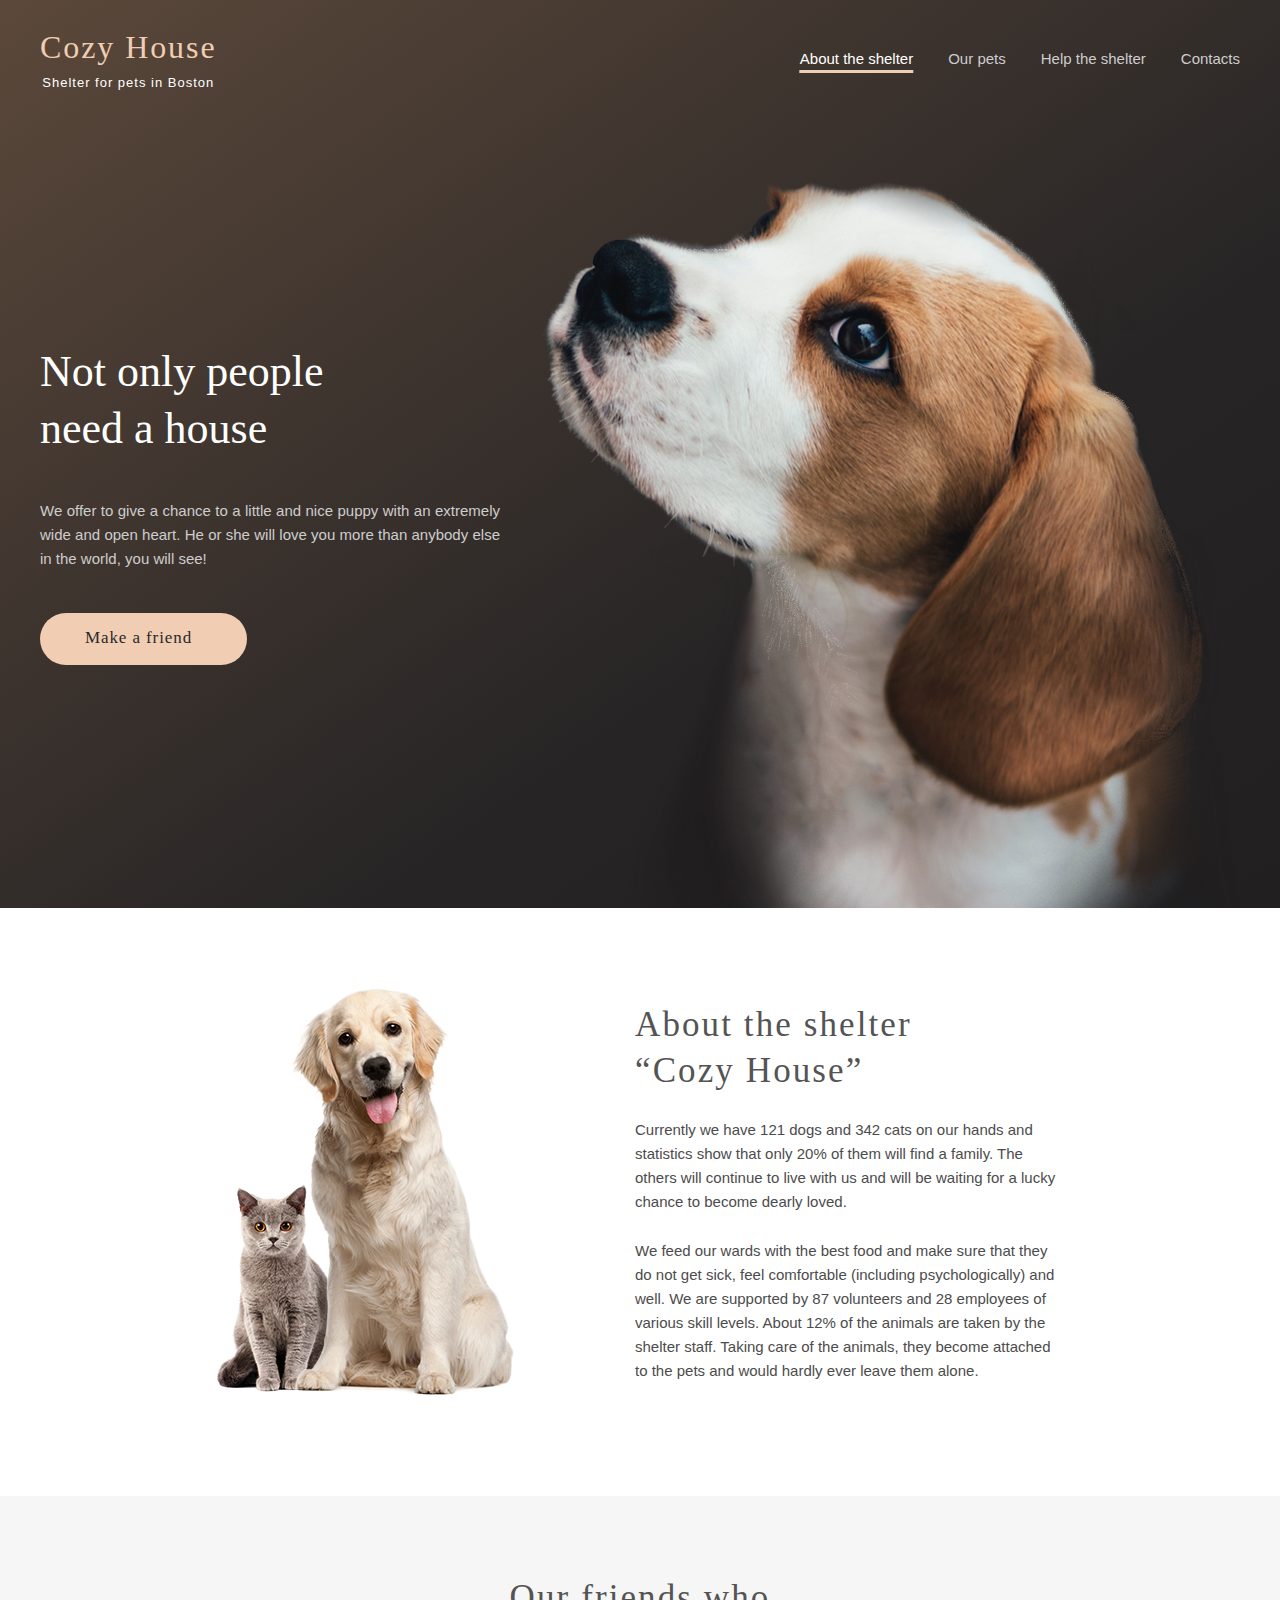
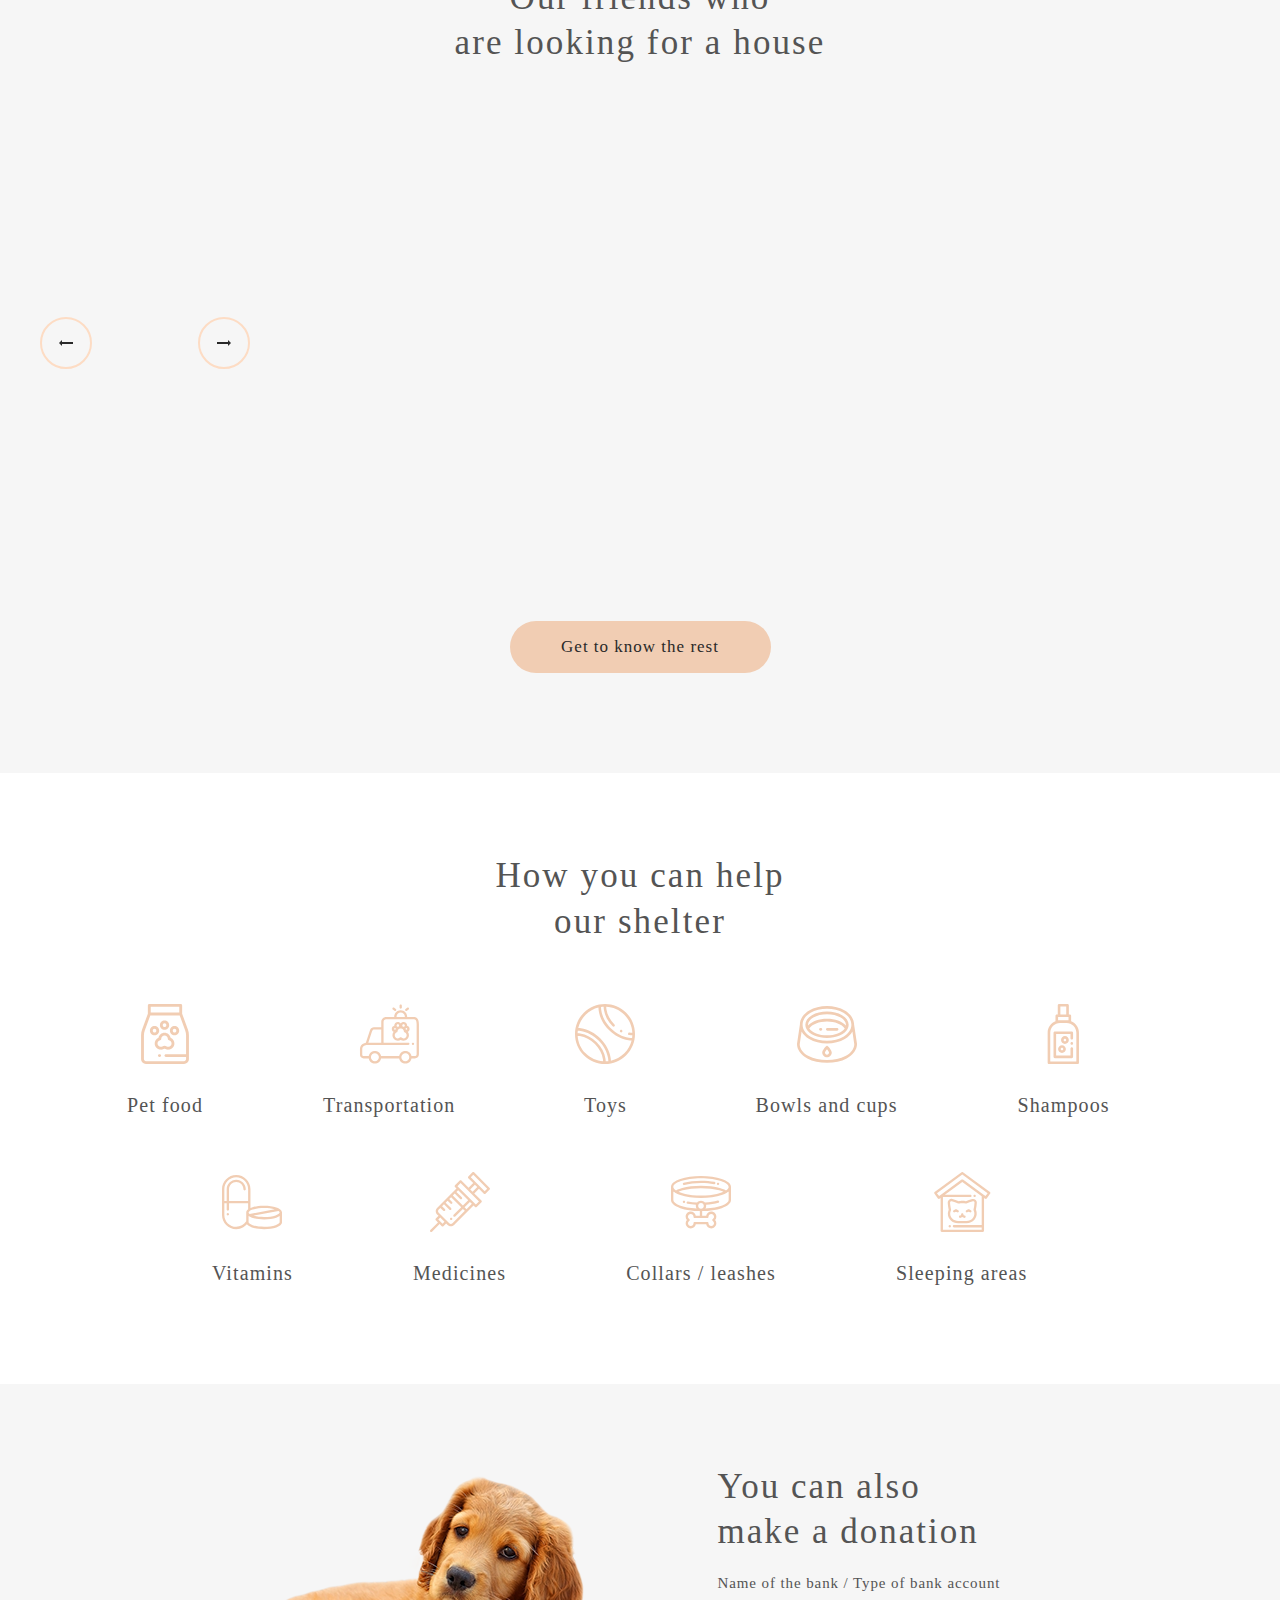
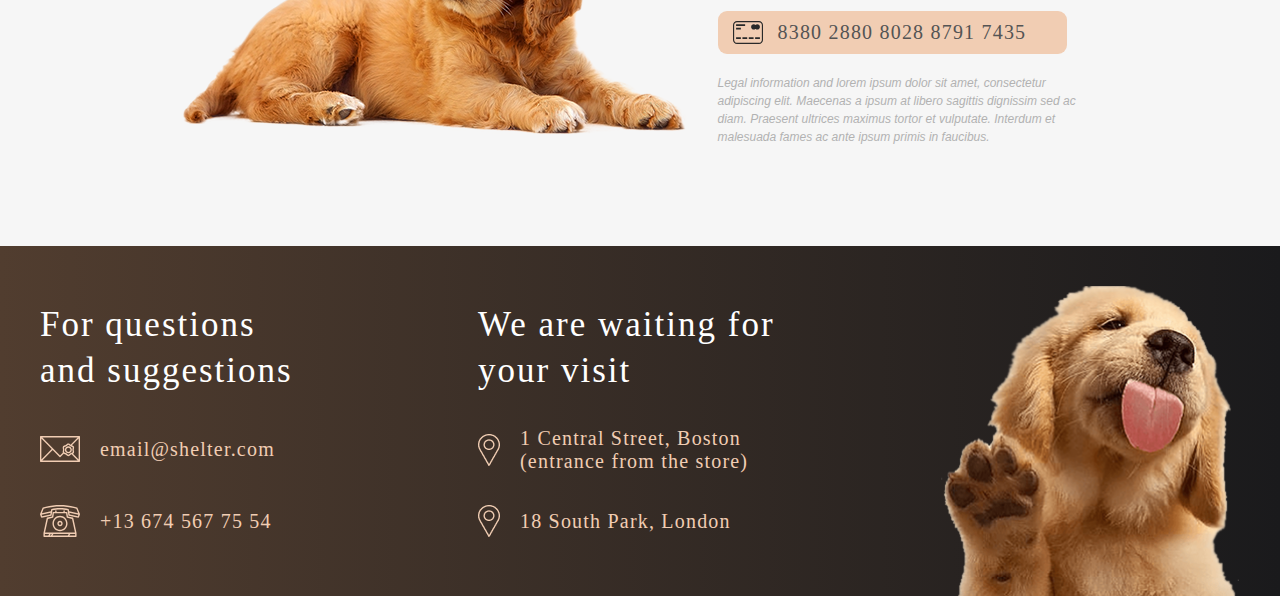
<file: index.html>
<!DOCTYPE html>
<html lang="en">
  <head>
    <meta charset="UTF-8" >
    <meta name="viewport" content="width=device-width, initial-scale=1.0" >
    <link rel="stylesheet" href="style.css" >
    <link rel="shortcut icon" href="./images/favicon.png" type="image/x-icon" >
    <title>Shelter</title>
  </head>

  <body>
    <div class="header-container">
      <header class="header">
        <div class="logo">
          <a href="#">
            <p class="logo-title">Cozy House</p>
          </a>
          <p class="logo-subtitle">Shelter for pets in Boston</p>
        </div>
        <nav class="nav">
          <ul class="nav-list">
            <li>
              <a href="#">
                <div class="nav-item active">About the shelter</div>
              </a>
            </li>
            <li>
              <a href="pets.html">
                <div class="nav-item">Our pets</div>
              </a>
            </li>
            <li>
              <a href="#help">
                <div class="nav-item">Help the shelter</div>
              </a>
            </li>
            <li>
              <a href="#footer">
                <div class="nav-item">Contacts</div>
              </a>
            </li>
          </ul>
        </nav>
        <div class="burger-menu">
          <div class="burger-line"></div>
          <div class="burger-line"></div>
          <div class="burger-line"></div>
        </div>

      </header>
      <div class="burger-menu-navigation">
        <nav class="nav nav-burger-menu">
          <ul class="nav-list nav-burger-menu-list">
            <li>
              <a href="#">
                <div class="nav-item active nav-burger-menu-item">About the shelter</div>
              </a>
            </li>
            <li>
              <a href="pets.html">
                <div class="nav-item nav-burger-menu-item">Our pets</div>
              </a>
            </li>
            <li>
              <a href="#help">
                <div class="nav-item nav-burger-menu-item">Help the shelter</div>
              </a>
            </li>
            <li>
              <a href="#footer">
                <div class="nav-item nav-burger-menu-item">Contacts</div>
              </a>
            </li>
          </ul>
        </nav>
      </div>
    </div>
    

    <main class="main">
      <div class="not-only-bg"></div>
      <div class="not-only-container">
        <div class="not-only">
          <section class="not-only-left-part">
            <h1 class="not-only-title">
              Not only people <br >
              need a house
            </h1>
            <p class="not-only-text">
              We offer to give a chance to a little and nice puppy with an
              extremely wide and open heart. He or she will love you more than
              anybody else in the world, you will see!
            </p>
            <div class="not-only-button">
              <a href="#our-friends">Make a friend</a>
            </div>
          </section>
          <div class="noy-only-image-wrapper">
            <img
              src="./images/start-screen-puppy.png"
              alt="Puppy"
              width="698"
              height="728"
            >
          </div>
        </div>
      </div>
      <div class="about-container">
        <div class="about">
          <img
            src="./images/about-pets.png"
            alt="Pets photo"
            width="300"
            height="408"
          >
          <section class="about-text">
            <h3 class="about-title">About the shelter “Cozy House”</h3>
            <p class="about-paragraph">
              Currently we have 121 dogs and 342 cats on our hands and
              statistics show that only 20% of them will find a family. The
              others will continue to live with us and will be waiting for a
              lucky chance to become dearly loved.
            </p>
            <p class="about-paragraph">
              We feed our wards with the best food and make sure that they do
              not get sick, feel comfortable (including psychologically) and
              well. We are supported by 87 volunteers and 28 employees of
              various skill levels. About 12% of the animals are taken by the
              shelter staff. Taking care of the animals, they become attached to
              the pets and would hardly ever leave them alone.
            </p>
          </section>
        </div>
      </div>
      <div class="our-friends-container-bg">
        <section class="our-friends" id="our-friends">
          <h3 class="our-friends-title">
            Our friends who <br >
            are looking for a house
          </h3>
          <div class="our-friends-container">
            <div class="slider">
              <div class="slider-line">
              </div>
              <div class="slider-btn-left-wrapper">
                <button class="slider-button left-button">
                  <img
                    src="./images/arrow.png"
                    alt="Left arrow"
                    width="14"
                    height="6"
                  >
                </button>
              </div>
              <div class="slider-btn-right-wrapper">
                <button class="slider-button right-button">
                  <img
                    src="./images/arrow.png"
                    alt="Left arrow"
                    width="14"
                    height="6"
                  >
                </button>
              </div>
            </div>
          </div>

             <div class="our-friends-btn-wrapper">
            <div class="our-friends-main-btn">
              <a href="pets.html">Get to know the rest</a>
            </div>
          </div>
        </section>
      </div>
      <div class="help-container">
        <section class="help" id="help">
          <h3 class="help-title">
            How you can help <br >
            our shelter
          </h3>
          <ul class="help-list">
            <li class="help-list-item">
              <img
                src="./images/icons/icon-pet-food.svg"
                alt="Pet food"
                width="60"
                height="60"
              >
              <p class="help-list-item-text">Pet food</p>
            </li>
            <li class="help-list-item">
              <img
                src="./images/icons/icon-transportation.svg"
                alt="Pet transportation"
                width="60"
                height="60"
              >
              <p class="help-list-item-text">Transportation</p>
            </li>
            <li class="help-list-item">
              <img
                src="./images/icons/icon-toys.svg"
                alt="Pet toys"
                width="60"
                height="60"
              >
              <p class="help-list-item-text">Toys</p>
            </li>
            <li class="help-list-item">
              <img
                src="./images/icons/icon-bowls-and-cups.svg"
                alt="Pet bowls and cups"
                width="60"
                height="60"
              >
              <p class="help-list-item-text">Bowls and cups</p>
            </li>
            <li class="help-list-item">
              <img
                src="./images/icons/icon-shampoos.svg"
                alt="Pet shampoos"
                width="60"
                height="60"
              >
              <p class="help-list-item-text">Shampoos</p>
            </li>
            <li class="help-list-item">
              <img
                src="./images/icons/icon-vitamins.svg"
                alt="Pet vitamins"
                width="60"
                height="60"
              >
              <p class="help-list-item-text">Vitamins</p>
            </li>
            <li class="help-list-item">
              <img
                src="./images/icons/icon-medicines.svg"
                alt="Pet medicines"
                width="60"
                height="60"
              >
              <p class="help-list-item-text">Medicines</p>
            </li>
            <li class="help-list-item">
              <img
                src="./images/icons/icon-collars-leashes.svg"
                alt="Pet collars/leashes"
                width="60"
                height="60"
              >
              <p class="help-list-item-text">Collars / leashes</p>
            </li>
            <li class="help-list-item">
              <img
                src="./images/icons/icon-sleeping-area.svg"
                alt="Pet Sleeping areas"
                width="60"
                height="60"
              >
              <p class="help-list-item-text">Sleeping areas</p>
            </li>
          </ul>
        </section>
      </div>
      <div class="in-addition-container">
        <div class="in-addition">
          <div class="in-addition-wrapper">
            <img
              src="./images/donation-dog.png"
              alt="Dog"
              width="505"
              height="261"
            >
            <section class="in-addition-info">
              <h3 class="in-addition-title">
                You can also <br >
                make a donation
              </h3>
              <p class="in-addition-bank-text">
                Name of the bank / Type of bank account
              </p>
              <div class="in-addition-bank-card">
                <img
                  src="./images/icons/credit-card.svg"
                  alt="Credit card icon"
                  width="30"
                  height="23"
                >
                <a href="#" class="in-addition-bank-card-link">
                  <p class="in-addition-bank-card-number">
                    8380 2880 8028 8791 7435
                  </p>
                </a>
              </div>
              <p class="in-addition-bank-description">
                Legal information and lorem ipsum dolor sit amet, consectetur
                adipiscing elit. Maecenas a ipsum at libero sagittis dignissim
                sed ac diam. Praesent ultrices maximus tortor et vulputate.
                Interdum et malesuada fames ac ante ipsum primis in faucibus.
              </p>
            </section>
          </div>
        </div>
      </div>
    </main>
    

    <div class="overlay">
      <div class="popup" id="animalPopup">
        <div class="popup-content">
          <div class="popup-image-wrapper">
            <img src="./images/pets-jennifer.png" alt="" />
          </div>
          <div class="popup-full-info">
            <h2 class="popup-title">Jennifer</h2>
            <h3 class="popup-subtitle">Animal subtitle</h3>
            <p class="popup-description">
              Jennifer is a sweet 2 months old Labrador that is patiently
              waiting to find a new forever home. This girl really enjoys being
              able to go outside to run and play, but won't hesitate to play up
              a storm in the house if she has all of her favorite toys.
            </p>
            <ul class="popup-list">
              <li>
                <div class="popup-list-item">
                  <div class="popup-list-bold">Age:</div>
                  <div class="popup-list-text popup-list-age" >2 months</div>
                </div>
              </li>
              <li>
                <div class="popup-list-item">
                  <div class="popup-list-bold">Inoculations:</div>
                  <div class="popup-list-text popup-list-inoculations">2 months</div>
                </div>
              </li>
              <li>
                <div class="popup-list-item">
                  <div class="popup-list-bold">Diseases:</div>
                  <div class="popup-list-text popup-list-diseases">2 months</div>
                </div>
              </li>
              <li>
                <div class="popup-list-item">
                  <div class="popup-list-bold">Parasites:</div>
                  <div class="popup-list-text popup-list-parasites">2 months</div>
                </div>
              </li>
            </ul>
          </div>
          <button class="popup-close">
            <svg
              width="12"
              height="12"
              viewBox="0 0 12 12"
              fill="none"
              xmlns="http://www.w3.org/2000/svg"
            >
              <path
                fill-rule="evenodd"
                clip-rule="evenodd"
                d="M7.42618 6.00003L11.7046 1.72158C12.0985 1.32775 12.0985 0.689213 11.7046 0.295433C11.3108 -0.0984027 10.6723 -0.0984027 10.2785 0.295433L5.99998 4.57394L1.72148 0.295377C1.32765 -0.098459 0.68917 -0.098459 0.295334 0.295377C-0.0984448 0.689213 -0.0984448 1.32775 0.295334 1.72153L4.57383 5.99997L0.295334 10.2785C-0.0984448 10.6723 -0.0984448 11.3108 0.295334 11.7046C0.68917 12.0985 1.32765 12.0985 1.72148 11.7046L5.99998 7.42612L10.2785 11.7046C10.6723 12.0985 11.3108 12.0985 11.7046 11.7046C12.0985 11.3108 12.0985 10.6723 11.7046 10.2785L7.42618 6.00003Z"
                fill="#292929"
              />
            </svg>
          </button>
        </div>
      </div>
    </div>

    <div class="footer-container">
      <footer class="footer" id="footer">
        <section class="footer-contacts">
          <h3 class="footer-title">For questions and suggestions</h3>
          <div class="footer-email">
            <img
              src="./images/icons/icon-email.svg"
              alt="Email"
              width="40"
              height="32"
            >
            <p class="footer-contacts-text">
              <a href="mailto:your@email.com">email@shelter.com</a>
            </p>
          </div>
          <div class="footer-phone">
            <img src="./images/icons/icon-phone.svg" alt="Phone" >
            <p class="footer-contacts-text">
              <a href="tel:+136745677554">+13 674 567 75 54</a>
            </p>
          </div>
        </section>
        <section class="footer-contacts-address">
          <h3 class="footer-title second-title">
            We are waiting for your visit
          </h3>
          <div class="footer-address first-address">
            <img src="./images/icons/icon-marker.png" alt="Icon marker" >
            <p class="footer-contacts-text">
              <a
                href="https://maps.app.goo.gl/RkDtNtrFevy4p5Li9"
                target="_blank"
                >1 Central Street, Boston (entrance from the store)</a
              >
            </p>
          </div>
          <div class="footer-address">
            <img src="./images/icons/icon-marker.png" alt="Icon marker" >
            <p class="footer-contacts-text">
              <a
                href="https://maps.app.goo.gl/dK92VuAnMkrTUbNd8"
                target="_blank"
                >18 South Park, London</a
              >
            </p>
          </div>
        </section>
        <div class="footer-image-wrapper">
          <img
            src="./images/footer-puppy.png"
            alt="Puppy"
            width="300"
            height="310"
            class="footer-image"
          >
        </div>
      </footer>
    </div>
    <script src="./index.js" type="module"></script>
  </body>
</html>
</file>
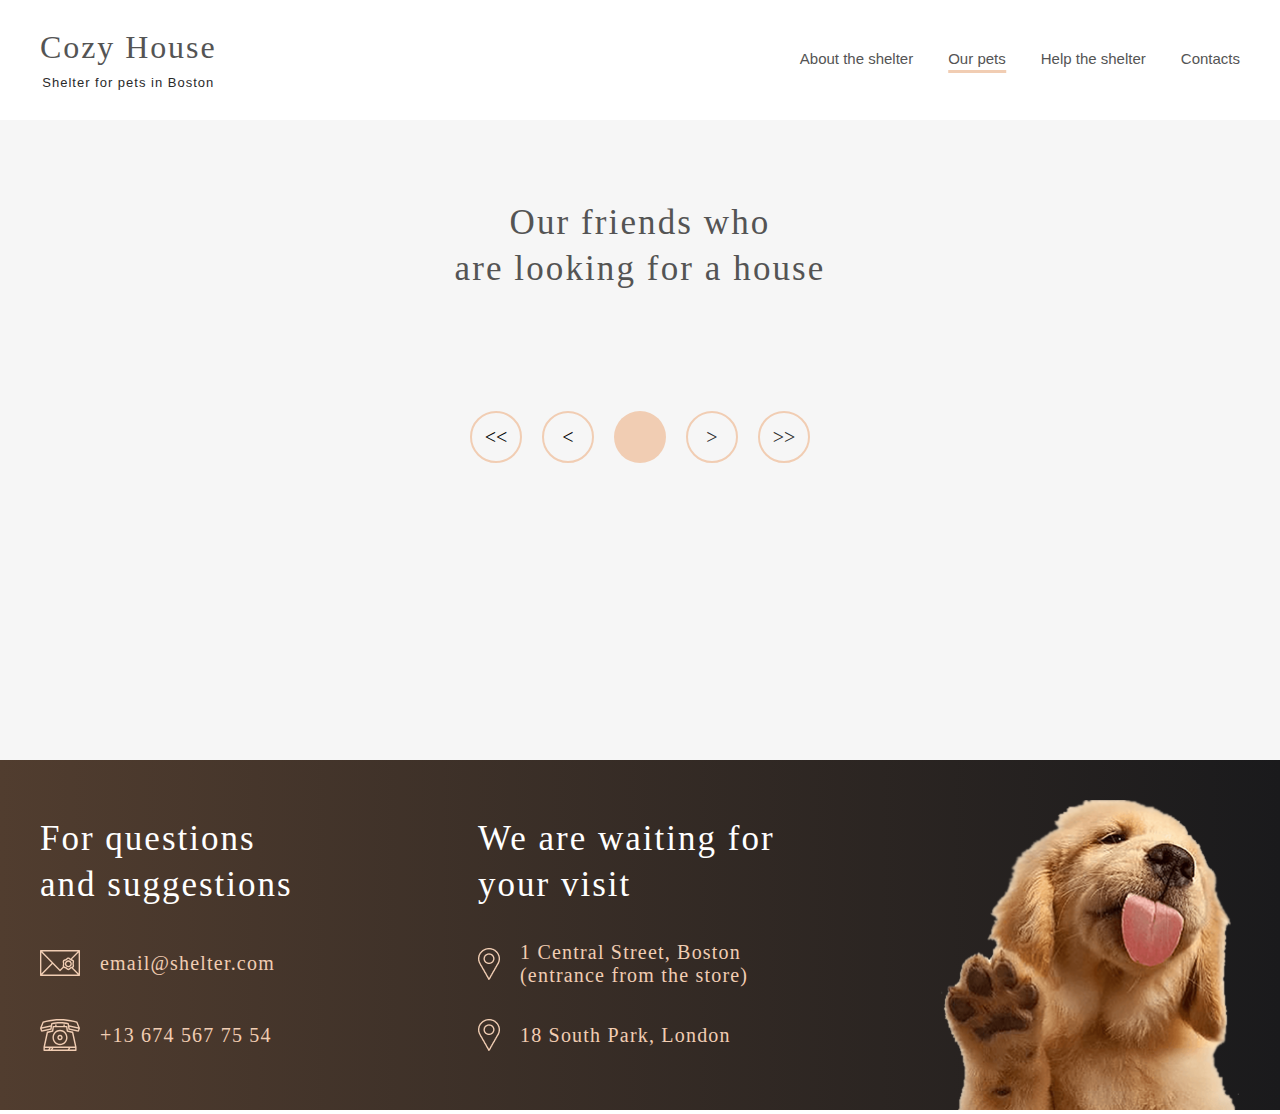
<file: pets.html>
<!DOCTYPE html>
<html lang="en">
  <head>
    <meta charset="UTF-8" />
    <meta name="viewport" content="width=device-width, initial-scale=1.0" />
    <link rel="stylesheet" href="style.css" />
    <link rel="shortcut icon" href="./images/favicon.png" type="image/x-icon" />
    <title>Shelter</title>
  </head>

  <body>
    <div class="header-container">
      <header class="header header-pets">
        <div class="logo">
          <a href="index.html">
            <p class="logo-title pets-logo-title">Cozy House</p>
          </a>
          <p class="logo-subtitle pets-logo-subtitle">
            Shelter for pets in Boston
          </p>
        </div>
        <nav class="nav">
          <ul class="nav-list">
            <li>
              <a href="index.html">
                <div class="nav-item pets-nav-item">About the shelter</div>
              </a>
            </li>
            <li>
              <a href="pets.html">
                <div class="nav-item pets-nav-item active pets-active">
                  Our pets
                </div>
              </a>
            </li>
            <li>
              <a href="./index.html#help">
                <div class="nav-item pets-nav-item">Help the shelter</div>
              </a>
            </li>
            <li>
              <a href="#footer">
                <div class="nav-item pets-nav-item">Contacts</div>
              </a>
            </li>
          </ul>
        </nav>
        <div class="burger-menu burger-menu-pets">
          <div class="burger-line burger-line-pets"></div>
          <div class="burger-line burger-line-pets"></div>
          <div class="burger-line burger-line-pets"></div>
        </div>
      </header>
      <div class="burger-menu-navigation">
        <nav class="nav nav-burger-menu">
          <ul class="nav-list nav-burger-menu-list">
            <li>
              <a href="#">
                <div class="nav-item active nav-burger-menu-item">
                  About the shelter
                </div>
              </a>
            </li>
            <li>
              <a href="pets.html">
                <div class="nav-item nav-burger-menu-item">Our pets</div>
              </a>
            </li>
            <li>
              <a href="#help">
                <div class="nav-item nav-burger-menu-item">
                  Help the shelter
                </div>
              </a>
            </li>
            <li>
              <a href="#footer">
                <div class="nav-item nav-burger-menu-item">Contacts</div>
              </a>
            </li>
          </ul>
        </nav>
      </div>
    </div>

    <div class="pets-main-container">
      <main class="main pets-main">
        <h1 class="pets-main-title">
          Our friends who <br />
          are looking for a house
        </h1>
        <div class="pets-slider">
          <div class="pets-slider-line">
          </div>
        </div>
        <div class="button-container">
          <div class="button button-double-left">
            <div class="left-arrow">&lt;&lt;</div>
          </div>

          <div class="button button-left">
            <div class="left-arrow">&lt;</div>
          </div>

          <div class="button-number"></div>

          <div class="button button-right">
            <div class="right-arrow">&gt;</div>
          </div>

          <div class="button button-double-right">
            <div class="right-arrow">&gt;&gt;</div>
          </div>
        </div>
      </main>
    </div>

    <div class="overlay">
      <div class="popup" id="animalPopup">
        <div class="popup-content">
          <div class="popup-image-wrapper">
            <img src="./images/pets-jennifer.png" alt="" />
          </div>
          <div class="popup-full-info">
            <h2 class="popup-title">Jennifer</h2>
            <h3 class="popup-subtitle">Animal subtitle</h3>
            <p class="popup-description">
              Jennifer is a sweet 2 months old Labrador that is patiently
              waiting to find a new forever home. This girl really enjoys being
              able to go outside to run and play, but won't hesitate to play up
              a storm in the house if she has all of her favorite toys.
            </p>
            <ul class="popup-list">
              <li>
                <div class="popup-list-item">
                  <div class="popup-list-bold">Age:</div>
                  <div class="popup-list-text popup-list-age" >2 months</div>
                </div>
              </li>
              <li>
                <div class="popup-list-item">
                  <div class="popup-list-bold">Inoculations:</div>
                  <div class="popup-list-text popup-list-inoculations">2 months</div>
                </div>
              </li>
              <li>
                <div class="popup-list-item">
                  <div class="popup-list-bold">Diseases:</div>
                  <div class="popup-list-text popup-list-diseases">2 months</div>
                </div>
              </li>
              <li>
                <div class="popup-list-item">
                  <div class="popup-list-bold">Parasites:</div>
                  <div class="popup-list-text popup-list-parasites">2 months</div>
                </div>
              </li>
            </ul>
          </div>
          <button class="popup-close">
            <svg
              width="12"
              height="12"
              viewBox="0 0 12 12"
              fill="none"
              xmlns="http://www.w3.org/2000/svg"
            >
              <path
                fill-rule="evenodd"
                clip-rule="evenodd"
                d="M7.42618 6.00003L11.7046 1.72158C12.0985 1.32775 12.0985 0.689213 11.7046 0.295433C11.3108 -0.0984027 10.6723 -0.0984027 10.2785 0.295433L5.99998 4.57394L1.72148 0.295377C1.32765 -0.098459 0.68917 -0.098459 0.295334 0.295377C-0.0984448 0.689213 -0.0984448 1.32775 0.295334 1.72153L4.57383 5.99997L0.295334 10.2785C-0.0984448 10.6723 -0.0984448 11.3108 0.295334 11.7046C0.68917 12.0985 1.32765 12.0985 1.72148 11.7046L5.99998 7.42612L10.2785 11.7046C10.6723 12.0985 11.3108 12.0985 11.7046 11.7046C12.0985 11.3108 12.0985 10.6723 11.7046 10.2785L7.42618 6.00003Z"
                fill="#292929"
              />
            </svg>
          </button>
        </div>
      </div>
    </div>

    <div class="footer-container">
      <footer class="footer" id="footer">
        <section class="footer-contacts">
          <h3 class="footer-title">For questions and suggestions</h3>
          <div class="footer-email">
            <img
              src="./images/icons/icon-email.svg"
              alt="Email"
              width="40"
              height="32"
            />
            <p class="footer-contacts-text">
              <a href="mailto:your@email.com">email@shelter.com</a>
            </p>
          </div>
          <div class="footer-phone">
            <img src="./images/icons/icon-phone.svg" alt="Phone" />
            <p class="footer-contacts-text">
              <a href="tel:+136745677554">+13 674 567 75 54</a>
            </p>
          </div>
        </section>
        <section class="footer-contacts-address">
          <h3 class="footer-title second-title">
            We are waiting for your visit
          </h3>
          <div class="footer-address first-address">
            <img src="./images/icons/icon-marker.png" alt="Icon marker" />
            <p class="footer-contacts-text">
              <a
                href="https://maps.app.goo.gl/RkDtNtrFevy4p5Li9"
                target="_blank"
                >1 Central Street, Boston (entrance from the store)</a
              >
            </p>
          </div>
          <div class="footer-address">
            <img src="./images/icons/icon-marker.png" alt="Icon marker" />
            <p class="footer-contacts-text">
              <a
                href="https://maps.app.goo.gl/dK92VuAnMkrTUbNd8"
                target="_blank"
                >18 South Park, London</a
              >
            </p>
          </div>
        </section>
        <div class="footer-image-wrapper">
          <img
            src="./images/footer-puppy.png"
            alt="Puppy"
            width="300"
            height="310"
            class="footer-image"
          />
        </div>
      </footer>
    </div>
    <script src="./index.js" type="module"></script>
  </body>
</html>
</file>
<file: style.css>
:root {
  --color-primary: #f1cdb3;
  --color-primary-light: #fddcc4;
  --white: #ffffff;
  --color-light-s: #fafafa;
  --color-light-l: #f6f6f6;
  --color-dark-s: #cdcdcd;
  --color-dark-x: #b2b2b2;
  --color-dark-m: #545454;
  --color-dark-xs: #262626;
  --color-dark-l: #292929;
  --color-dark-xl: #4c4c4c;
}

html {
  scroll-behavior: smooth;
}


* {
  margin: 0;
  padding: 0;
  font-family: Georgia, "Times New Roman", Times, serif;
}

body {
  overflow-x: hidden;
}

.disable-scroll {
  overflow-y: hidden;
}
/* Header */
.header-container {
  display: flex;
  justify-content: center;
}

.header {
  max-width: 1280px;
  width: 1200px;
  height: 60px;
  display: flex;
  justify-content: space-between;
  align-items: center;
  padding: 30px 40px 0px 40px;
  margin-bottom: 90px;
}

.burger-menu {
  display: none;
  position: absolute;
  width: 30px;
  height: 22px;
  display: flex;
  flex-direction: column;
  gap: 8px;
  transition: all 0.5s;
  z-index: 2;
}

.burger-menu.active{
  transform: rotate(90deg);
}

.burger-menu:hover {
  cursor: pointer;
}

.burger-line {
  display: none;
  width: 100%;
  height: 2px;
  background-color: var(--color-primary);
}

.burger-menu-navigation {
  position: absolute;
  right: 0;
  width: 320px;
  transform: translateX(100%);
  background-color: var(--color-dark-l);
  height: 100vh;
  transition: all 0.5s;
}

@media (min-width: 768px) {
  .burger-menu-navigation {
    display: none;
  }
}


.burger-menu-navigation.active {
  transform: translateX(0);
}

@media (max-width: 768px) {
  .header {
    width: 708px;
    margin-bottom: 60px;
    padding: 30px 30px 0px 30px;
  }
}

@media (max-width: 320px) {
  .header {
    width: 280px;
    padding: 30px 20px 0px 20px;
  }
}


/* Logo */
.logo a {
  text-decoration: none;
}

.logo-title {
  color: var(--color-primary);
  font-size: 32px;
  margin-bottom: 10px;
  line-height: 110%;
  letter-spacing: 1.92px;
}

.logo-subtitle {
  font-family: Arial, Helvetica, sans-serif;
  font-size: 13px;
  color: var(--white);
  letter-spacing: 1px;
  text-align: center;
}

@media (max-width: 768px) {
  .logo-subtitle {
   letter-spacing: 1.3px;
  }
}

@media (max-width: 320px) {
  .logo-subtitle {
   letter-spacing: 1.3px;
  }
}


/* Navigation */
.nav-list {
  display: flex;
  list-style-type: none;
  gap: 35px;
}

@media (max-width: 767px) {
  .nav {
    display: none;
  }

  .burger-menu  {
    display: flex;
    right: 22px;
  }

  .nav-burger-menu {
    display: flex;
    justify-content: center;
  }

  .nav-burger-menu-list {
    margin-top: 250px;
    flex-direction: column; 
    align-items: center;
    gap: 43px;
  }

  .burger-line {
    display: block;
  }
}
.nav-list a {
  text-decoration: none;
}

/* Navigation Item */
.nav-item {
  color: var(--color-dark-s);
  font-size: 15px;
  position: relative;
  font-family: Arial, Helvetica, sans-serif;
  font-weight: 400;
  transition: all 0.5s;
  margin-top: -3px;
}

@media (max-width: 768px) {
  .nav-item {
    margin-top: -6px;
    margin-left: 0.7px;
  }
}

.nav-burger-menu-item {
  font-size: 32px;
  line-height: 51px;
}

/* Navigation Item Hover State */
.nav-item:hover {
  color: var(--color-light-s);
}

/* Active Navigation Item */
.nav-item.active {
  color: var(--white);
}

/* Navigation Item Indicator */
.nav-item::after {
  content: "";
  display: block;
  width: 0;
  height: 3px;
  background-color: var(--color-primary);
  position: absolute;
  bottom: -6px;
  left: 50%;
  right: 50%;
  transition: all 0.5s;
  transform: translateX(-50%);
}

/* Active Navigation Item Indicator */
.nav-item.active::after {
  width: 100%;
}

/* Main Content */
.main {
  min-height: calc(100vh - 90px - 350px);
}

/* Not-Only Section */
.not-only-container {
  display: flex;
  justify-content: center;
}

.not-only-bg {
  position: absolute;
  top: 0;
  left: 0;
  right: 0;
  background: linear-gradient(
    to bottom right,
    #5b483a,
    #262425 65%,
    #211f20
  );
  height: 908px;
  z-index: -1;
}

@media (max-width: 768px) {
  .not-only-bg {
    width: 100%;
    height: 1165px;
    /* box-sizing: border-box; */
  }
}

.not-only {
  max-width: 1280px;
  display: flex;
  padding: 0 40px;
  gap: 42px;
}
/* /////////////////////////////////////////// */

.noy-only-image-wrapper {
  max-width: 698px;
  max-height: 728px;
}

.not-only img {
  max-width: 100%;
  /* height: 593px; */
  /* align-self: flex-end; */
  /* margin-left: 137px; */
}
@media (max-width: 1200px) {
  .not-only img {
    object-fit: contain;
  }
}
/* /////////////////////////////////////////// */

@media (max-width: 768px) {
  .not-only {
    width: 751px;
    flex-direction: column;
    align-items: center;
    gap: 100px;
    padding: 0 22px;
  }
  .noy-only-image-wrapper {
    height: 593px;
  }

  .not-only img {
    width: 569px;
    height: 593px;
    /* align-self: flex-end; */
    margin-left: 136px;
  }
  /* width="698" height="728" */
}

@media (max-width: 767px) {
  .not-only img {
    margin-left: 0;
  }
  /* width="698" height="728" */
}

@media (max-width: 370px) {
  .not-only {
     padding: 0;
  }
}

@media (max-width: 320px) {
  .not-only {
     padding: 0 10px;
     gap: 105px;
  }
  .not-only-bg {
    height: 823px;
  }
  .noy-only-image-wrapper {
    height: 271px;
  }

   .not-only img {
    width: 260px;
    height: 271px;
    align-self: flex-end;
    margin: 0 6px 0 44px;
  }
}

.not-only-left-part {
  margin-top: 163px;
}

@media (max-width: 768px) {
  .not-only-left-part {
    margin-top: 0;
  }
}

/* Not-Only Title */
.not-only-title {
  width: 310px;
  font-size: 44px;
  color: var(--white);
  font-weight: 400;
  margin-bottom: 42px;
  line-height: 130%;
}

@media (max-width: 360px) {
  .not-only-title {
    width: 300px;
    font-size: 25px;
  }
}

@media (max-width: 320px) {
  .not-only-title {
    width: 310px;
    font-size: 25px;
    text-align: center;
    letter-spacing: 1.5px;
  }
}

/* Not-Only Text */
.not-only-text {
  font-family: Arial, Helvetica, sans-serif;
  font-size: 15px;
  color: var(--color-dark-s);
  text-align: justify;
  line-height: 160%;
  margin-bottom: 42px;
  max-width: 460px;
}

@media (max-width: 320px) {
  .not-only-text {
    text-align: center;
    padding: 0 5px;
  }
}

/* Not-Only Button */
.not-only-button {
  width: 207px;
  height: 52px;
  padding: 15px 45px;
  border-radius: 100px;
  background-color: var(--color-primary);
  border-color: transparent;
  transition: all 0.5s;
  box-sizing: border-box;
}

@media (max-width: 768px) {
  .not-only-button {
    margin: 0 auto;
  }
}

.not-only-button a {
  font-size: 17px;
  text-decoration: none;
  letter-spacing: 0.9px;
  color: var(--color-dark-l);
}

/* Not-Only Button Hover State */
.not-only-button:hover {
  background-color: var(--color-primary-light);
  cursor: pointer;
}

/* About Section */
.about-container {
  display: flex;
  justify-content: center;
}

.about {
  max-width: 1280px;
  height: 588px;
  padding: 80px 40px 100px 40px;
  display: flex;
  box-sizing: border-box;
  gap: 120px;
  justify-content: center;
}

@media (max-width: 900px) {
  .about {
    flex-direction: column-reverse;
    height: 100%;
    padding: 79px 165px 100px 168px;
    gap: 80px;
  }

  .about img {
    width: 300px;
    height: 408px;
    align-self: center;
  }
}

@media (max-width: 650px) {
  .about {
    padding: 42px 10px;
  }
}

@media (max-width: 360px) {
  .about {
    padding: 42px 0px;
  }
}

@media (max-width: 320px) {
  .about {
    padding: 42px 10px;
    gap: 42px;
  }

  .about img {
    width: 260px;
    height: 354px;
    /* align-self: center; */
  }
}

/* About Title */
.about-title {
  font-size: 35px;
  color: var(--color-dark-m);
  line-height: 130%;
  letter-spacing: 2.1px;
  font-weight: 400;
  max-width: 370px;
  margin: 14px 0 25px 0;
}

@media (max-width: 900px) {
  .about-title {
    margin-top: 0;
  }
}

@media (max-width: 320px) {
  .about-title {
   font-size: 25px;
   text-align: center;
   letter-spacing: 1.8px;
   line-height: 128%;
  }
}

/* About Paragraph */
.about-paragraph {
  font-family: Arial, Helvetica, sans-serif;
  line-height: 160%;
  font-size: 15px;
  color: var(--color-dark-xl);
  max-width: 430px;
}

@media (max-width: 320px) {
  .about-paragraph {
    text-align: justify;
    padding: 0 14px;
  }
}

/* First About Paragraph with Margin */
.about-paragraph:first-of-type {
  margin-bottom: 25px;
}

@media (max-width: 320px) {
  .about-paragraph:first-of-type {
    margin-bottom: 22px;
  }
  
}

/* Our Friends Section */
.our-friends-container-bg {
  display: flex;
  justify-content: center;
  background-color: var(--color-light-l);
}

.our-friends {
  max-width: 1280px;
  width: 100%;
  height: 877px;
  padding: 80px 40px 100px 40px;
  box-sizing: border-box;
}

@media (max-width: 768px) {
  .our-friends {
    max-width: 751px;
    padding: 80px 22px 100px 22px;
  }
}

@media (max-width: 320px) {
  .our-friends {
    max-width: 320px;
    padding: 42px 10px;
    height: 791px;
  }
}


/* Our Friends Title */
.our-friends-title {
  color: var(--color-dark-m);
  font-size: 35px;
  font-weight: 400;
  line-height: 128%;
  letter-spacing: 2.1px;
  max-width: 400px;
  margin: 0 auto;
  text-align: center;
}

@media (max-width: 320px) {
  .our-friends-title {
    font-size: 25px;
    letter-spacing: 1.5px;
    line-height: 128%;
  }
}

/* Our Friends Container */
.our-friends-container {
  margin: 60px 0px;
  display: flex;
  align-items: center;
}

@media (max-width: 320px) {
  .our-friends-container {
    margin: 42px 0;
  }
}

/* Slider Section */
.slider {
  height: 435px;
  position: relative;
  overflow: hidden;
}


/* Slider Line */
.slider-line {
  display: flex;
  padding: 0 105px;
  gap: 90px;
  position: relative;
  left: 0;
  transition: all 1s ease-in-out;
}

@media (max-width: 768px) {
  .slider-line {
    padding: 0 64px;
    gap: 40px;
  }
}

@media (max-width: 320px) {
  .slider {
    height: 507px;
  }
  .slider-line {
    padding: 0px 15px;
  }
}

/* Slider Item */
.slider-item {
  display: flex;
  flex-direction: column;
  align-items: center;
  gap: 30px;
  background-color: var(--color-light-s);
  border-radius: 9px;
  width: 270px;
  /* flex-shrink: 0; */
}

/* Slider Item Image */
.slider-item img {
  transition: all 1s;
  border: 2px solid transparent;
  box-sizing: border-box;
}

/* Slider Item Image Hover State */
.slider-item img:hover {
  border: 2px solid var(--color-primary);
  border-radius: 50%;
  cursor: pointer;
}

/* Slider Item Name */
.slider-item-name, .pets-slider-item-name {
  color: var(--color-dark-m);
  font-size: 20px;
  letter-spacing: 1.2px;
  transition: all 0.5s;
}

.slider-item-name:hover {
  cursor: pointer;
  color: var(--color-dark-xs);
}

/* Slider Item Button */
.slider-item-btn, .pets-slider-item-btn {
  width: 187px;
  height: 52px;
  margin-bottom: 30px;
  padding: 15px 43px;
  border-radius: 100px;
  border: 2px solid var(--color-primary-light);
  background-color: transparent;
  color: var(--color-dark-l);
  line-height: 130%;
  font-size: 16px;
  letter-spacing: 1.2px;
  font-weight: 400;
  transition: all 0.5s;
  box-sizing: border-box;
}

/* Slider Item Button Hover State */
.slider-item-btn:hover, .pets-slider-item-btn:hover {
  cursor: pointer;
  background-color: var(--color-primary-light);
}

/* Slider Buttons */
.slider-button {
  cursor: pointer;
  font-size: 20px;
  width: 52px;
  height: 52px;
  border-radius: 100px;
  display: flex;
  justify-content: center;
  align-items: center;
  background-color: transparent;
  border: 2px solid var(--color-primary-light);
  transition: all 0.5s;
}

/* Slider Buttons Hover State */
.slider-button:hover {
  background-color: var(--color-primary-light);
}

/* Left Slider Button */
.left-button {
  position: absolute;
  left: 0;
  top: 50%;
  transform: translateY(-50%);
}

/* Right Slider Button */
.right-button {
  position: absolute;
  right: 0;
  top: 50%;
  transform: translateY(-50%);
}

.right-button img {
  transform: rotate(180deg);
}

@media (max-width: 320px) {
  .left-button {
    bottom: 0;
    left: 58px;
  }
  .right-button {
    top: -26px;
    left: 190px;
  }
}

/* Our Friends Button Wrapper */
.our-friends-btn-wrapper {
  display: flex;
  justify-content: center;
  align-items: center;
}

@media (max-width: 320px) {
  .our-friends-btn-wrapper {
    align-self: flex-end;
  }
}
/* Our Friends Main Button */
.our-friends-main-btn {
  width: 261px;
  height: 52px;
  border-radius: 100px;
  background-color: var(--color-primary);
  border: none;
  transition: all 0.5s;
  font-size: 17px;
  line-height: 130%;
  letter-spacing: 1px;
  display: flex;
  justify-content: center;
  align-items: center;
}

.our-friends-main-btn a {
  text-decoration: none;
  color: var(--color-dark-l);
}

/* Our Friends Main Button Hover State */
.our-friends-main-btn:hover {
  cursor: pointer;
  background-color: var(--color-primary-light);
}

/* Slider Navigation Buttons */
.slider-btn-left-wrapper {
  width: 60px;
  height: 435px;
  position: absolute;
  bottom: 0;
  background-color: var(--color-light-l);
}

@media (max-width: 320px) {
  .slider-btn-left-wrapper {
    /* display: none; */
    position: relative;
    /* display: block; */
    /* background-color: red; */
    width: 135px;
    height: 52px;
    /* bottom: -50px; */
  }
}

.slider-btn-right-wrapper {
  width: 60px;
  height: 435px;
  position: absolute;
  right: 0;
  bottom: 0;
  background-color: var(--color-light-l);
}

@media (max-width: 320px) {
  .slider-btn-right-wrapper {
       /* display: none; */
       position: relative;
       /* display: block; */
       /* background-color: yellow; */
       width: 135px;
       height: 52px;
       /* bottom: -50px; */
       /* margin-left: 135px; */
  }
}

/* Help Section */
.help-container {
  display: flex;
  justify-content: center;
  background-color: var(--white);
}

.help {
  max-width: 1280px;
  height: 611px;
  padding: 80px 40px 100px 40px;
  box-sizing: border-box;
}

@media (max-width: 900px) {
  .help {
    height: 779px;
    padding: 80px 69px 100px 69px;
  }
}

/* @media (max-width: 414px) {
  .help {
    height: auto;
  }
} */

@media (max-width: 415px) {
  .help {
    height: 745px;
    padding: 42px 15px;
  } 
}

/* Help Title */
.help-title {
  color: var(--color-dark-m);
  font-size: 35px;
  letter-spacing: 2.1px;
  line-height: 130%;
  font-weight: 400;
  text-align: center;
  margin-bottom: 60px;
}

@media (max-width: 900px) {
  .help-title {
    line-height: 128.5%;
  } 
}

@media (max-width: 320px) {
  .help-title {
    font-size: 25px;
    margin-bottom: 42px;
    letter-spacing: 1.5px;
    line-height: 128%;
  } 
}
 

/* Help List */
.help-list {
  height: 281px;
  max-width: 1026px;
  display: flex;
  list-style-type: none;
  justify-content: flex-start;
  column-gap: 120px;
  row-gap: 55px;
  flex-wrap: wrap;
  padding: 0 87px;
}


@media (max-width: 900px) {
  .help-list {
    column-gap: 60px;
    max-width: 630px;
    height: 449px;
    box-sizing: border-box;
    padding: 0;
  }
}

/* @media (max-width: 414px)  {
  .help-list {
    height: auto;
  }
} */

@media (max-width: 415px) {
  .help-list {
    gap: 30px;
    flex-direction: row;
    height: 555px;
  }
}

/* Help List Item */
.help-list-item {
  display: flex;
  flex-direction: column;
  justify-content: end;
  align-items: center;
  gap: 10px;
}

.help-list-item:nth-child(6) {
  margin-left: 85px;
}

@media (max-width: 900px) {
  .help-list-item {
    width: 170px;
  }

  .help-list-item:nth-child(6) {
    margin-left: 0;
  }
}

@media (max-width: 415px) {
  .help-list-item {
    width: 130px;
    gap: 20px;
  } 
  .help-list-item img{
    width: 50px;
    height: 50px;
  } 
}
 

.help-list-item-text {
  font-size: 20px;
  line-height: 115%;
  color: var(--color-dark-m);
  letter-spacing: 1.1px;
  margin-top: 20px;
}

@media (max-width: 415px) {
  .help-list-item-text {
   font-size: 15px;
   line-height: 110%;
   letter-spacing: 0.9px;
   margin-top: 0;
  } 
}
 

/* In Addition Section */
.in-addition-container {
  display: flex;
  justify-content: center;
  background-color: var(--color-light-l);
}

.in-addition {
  max-width: 1280px;
  height: 462px;
  box-sizing: border-box;
  padding: 80px 0 100px 0;
  display: flex;
  justify-content: center;
  align-items: center;
}

@media (max-width: 900px) {
  .in-addition {
    height: 783px;
    padding: 80px 0 100px;
    align-items: flex-start;
  }
}

@media (max-width: 320px) {
  .in-addition {
    height: 542px;
    padding: 42px 10px;
  } 
}
 

/* In Addition Wrapper */
.in-addition-wrapper {
  max-width: 915px;
  display: flex;
  gap: 30px;
  align-items: center;
}
.in-addition-wrapper img {
  max-width: 100%;
}

@media (max-width: 900px) {
  .in-addition-wrapper {
    flex-direction: column-reverse;
    gap: 60px;
  }

  .in-addition-info {
    max-width: 380px;
  }
}

@media (max-width: 320px) {
  .in-addition-info {
    max-width: 320px;
  }

  .in-addition-wrapper {
    gap: 42px;
  }

  .in-addition-wrapper > img {
    /* max-width: 100%; */
    width: 260px;
    height: 135px;
  }
}

/* In Addition Title */
.in-addition-title {
  font-size: 35px;
  font-weight: 400;
  line-height: 130%;
  letter-spacing: 2px;
  color: var(--color-dark-m);
  margin-bottom: 20px;
}

@media (max-width: 320px) {
  .in-addition-title {
   font-size: 25px;
   letter-spacing: 1.5px;
   text-align: center;
   line-height: 128%;
  }
}


/* In Addition Bank Text */
.in-addition-bank-text {
  font-size: 15px;
  line-height: 110%;
  letter-spacing: 0.9px;
  color: var(--color-dark-m);
  margin-bottom: 20px;
}

@media (max-width: 320px) {
  .in-addition-bank-text {
   font-size: 15px;
   letter-spacing: 0;
   line-height: 160%;
   text-align: center;
  }
}

.in-addition-bank-card-link {
  text-decoration: none;
}

/* In Addition Bank Card */
.in-addition-bank-card {
  max-width: 349px;
  display: flex;
  padding: 10px 0px 10px 15px;
  gap: 15px;
  align-items: center;
  background-color: var(--color-primary);
  border-radius: 9px;
  margin-bottom: 20px;
  box-sizing: border-box;
}
@media (max-width: 320px) {
  .in-addition-bank-card {
    width: 280px;
    margin: 0 auto;
    padding: 10px 15px;
  }
}

/* In Addition Bank Card Number */
.in-addition-bank-card-number {
  font-size: 20px;
  line-height: 115%;
  letter-spacing: 1.2px;
  color: var(--color-dark-m);
}

@media (max-width: 320px) {
  .in-addition-bank-card-number {
   font-size: 15px;
   letter-spacing: 0.8px;
   line-height: 110%;
   text-align: left;
   /* margin-top: 20px; */
  }
}
/* In Addition Bank Card Description */
.in-addition-bank-description {
  font-family: Arial, Helvetica, sans-serif;
  font-style: italic;
  font-size: 12px;
  line-height: 18px;
  color: var(--color-dark-x);
}

@media (max-width: 320px) {
  .in-addition-bank-description {
   /* font-size: 15px;
   letter-spacing: 0.8px;
   line-height: 110%;
   text-align: left; */
   margin-top: 20px;
   text-align: justify;
   padding: 0 10px;
  }
}

/* Footer Section */
.footer-container {
  display: flex;
  justify-content: center;
  background: linear-gradient(to right, #513d2f, #1a1a1c);
}

.footer {
  max-width: 1280px;
  height: 350px;
  width: 100%;
  padding: 40px 40px 0 40px;
  box-sizing: border-box;
  display: flex;
  gap: 160px;
}

.footer-contacts-address {
  min-width: 302px;
}

@media (max-width: 1270px) {
  .footer-image-wrapper img{ 
    width: 100%;
  }
}


@media (max-width: 900px) {
  .footer {
    height: 639px;
    flex-wrap: wrap;
    gap: 0;
    row-gap: 65px;
    box-sizing: border-box;
    padding: 30px 30px 0 30px;
    justify-content: center;
  }
  .footer-contacts {
    margin-right: 60px;
  }
  .footer-contacts > h3{
    max-width: 278px;
  }

  .footer-contacts-address {
    width: 302px;
  }

  .footer-image-wrapper {
    margin: 0 auto;
  }
}

@media (max-width: 320px) {
  .footer {
    height: 809px;
    padding: 30px 10px 0 10px;
    row-gap: 40px;
  }
  .footer-image-wrapper img{
    width: 260px;
    height: 269px;
  }
}

/* Footer Contacts */
.footer-contacts {
  min-width: 278px;
}

@media (max-width: 370px) {
  .footer-contacts {
    margin-right: 0;
  }

}

/* Footer Title */
.footer-title {
  font-size: 35px;
  line-height: 130%;
  color: var(--white);
  letter-spacing: 2px;
  font-weight: 400;
  margin: 16px 0 40px 0;
}

@media (max-width: 768px) {
  .footer-title {
    margin: 0 0 40px 0;
    line-height: 126%;
  }
}

@media (max-width: 320px) {
  .footer-title {
    font-size: 25px;
    letter-spacing: 1.5px;
    text-align: center;
  }
}


.second-title {
  margin-bottom: 34px;
}

@media (max-width: 320px) {
  .second-title {
    margin-bottom: 40px;
    padding: 0 15px;
    line-height: 129%;
  }

}


/* Footer Contact Items */
.footer-email,
.footer-phone,
.footer-address {
  display: flex;
  gap: 20px;
  align-items: center;
}

.footer-email {
  margin-bottom: 40px;
}

@media (max-width: 320px) {
  .footer-email, .footer-phone {
    justify-content: center;
  }
}

/* Footer Contact Text */
.footer-contacts-text {
  font-size: 20px;
  line-height: 115%;
  letter-spacing: 1.2px;
  color: var(--color-primary);
}

.footer-contacts-text a {
  text-decoration: none;
  color: var(--color-primary);
}

/* First Address in Footer */
.first-address {
  margin-bottom: 32px;
}

@media (max-width: 320px) {
  .first-address {
    margin-bottom: 40px;
  }
}


/* PETS PAGE */
.header-pets {
  margin-bottom: 0;
  padding-bottom: 30px;
}

.pets-logo-title {
  color: var(--color-dark-m);
}

.pets-logo-subtitle {
  color: var(--color-dark-l);
}

/* Navigation */
.pets-nav-item {
  color: var(--color-dark-m);
}

.pets-nav-item:hover {
  color: var(--color-dark-xs);
}

.nav-item.pets-active,
.pets-nav-item.active {
  color: var(--color-dark-m);
}

.burger-menu-pets {
  display: none;
  position: absolute;
  width: 30px;
  height: 22px;
  display: flex;
  flex-direction: column;
  gap: 8px;
}
.burger-menu-pets.active div {
  background-color: #fff;
  transition: all 0.5s;
}

.burger-line-pets {
  display: none;
  width: 100%;
  height: 2px;
  background-color: #000;
}

@media (max-width: 767px) {
   .burger-menu-pets {
    display: flex;
    right: 22px;
  }

  .burger-line-pets {
    display: block;
  }
}

/* Main Section */
.pets-main-container {
  display: flex;
  justify-content: center;
  background-color: var(--color-light-l);
}

.pets-main {
  max-width: 1280px;
  padding: 80px 40px 100px 40px;
}

@media (max-width: 768px) {
  .pets-main {
    padding: 80px 30px 76px 30px;
  }
}
@media (max-width: 450px) {
  .pets-main {
    padding: 42px 0px;
  }
}


.pets-main-title {
  font-size: 35px;
  line-height: 130%;
  letter-spacing: 2.1px;
  color: var(--color-dark-m);
  text-align: center;
  font-weight: 400;
  margin-bottom: 45px;
}

@media (max-width: 768px) {
  .pets-main-title {
    margin-bottom: 30px;
  }
}

@media (max-width: 320px) {
  .pets-main-title {
    font-size: 25px;
    letter-spacing: 1.5px;
    margin-bottom: 42px;
  }
}


.pets-slider-line {
  display: flex;
  justify-content: center;
  flex-wrap: wrap;
  column-gap: 40px;
  row-gap: 30px;
  padding: 15px 0;
  transition: all 1s ease;
}
@media (max-width: 768px) {
  .pets-slider-line {
   padding: 0;
   height: 1360px;
   overflow: hidden;
  }
}

@media (max-width: 320px) {
  .pets-slider-line {
    gap: 30px;
  }
}

.pets-slider-item {
  display: flex;
  flex-direction: column;
  align-items: center;
  gap: 30px;
  background-color: var(--color-light-s);
  border-radius: 9px;
  width: 270px;
  opacity: 0;
  transition: all 0.5s; 
  /* flex-shrink: 0; */
}


@media (max-width: 320px) { 
  .slider-item {
   margin-bottom: 20px;
  }
  .pets-slider-item {
    margin-bottom: 0px;
  }
}

.button-container {
  margin-top: 45px;
  display: flex;
  justify-content: center;
  align-items: center;
  gap: 20px;
}

@media (max-width: 450px) { 
  .button-container  {
    gap: 10px;
  }
}

.button {
  width: 52px;
  height: 52px;
  border-radius: 100px;
  background-color: transparent;
  display: flex;
  justify-content: center;
  align-items: center;
  box-sizing: border-box;
}

.button-left, .button-double-left {
  border: 2px solid var(--color-primary);
}


.left-arrow {
  font-size: 20px;
  display: flex;
  justify-content: center;
  align-items: center;
  /* color: var(--color-dark-s); */
}

.button-right, .button-double-right, .button-left, .button-double-left {
  border: 2px solid var(--color-primary);
  transition: all 0.5s;
}

.right-arrow {
  font-size: 20px;
  display: flex;
  justify-content: center;
  align-items: center;
  color: var(--color-dark-l);
}

.button-number {
  width: 52px;
  height: 52px;
  display: flex;
  justify-content: center;
  align-items: center;
  background-color: var(--color-primary);
  border-radius: 100px;
}

.button-right:hover, .button-left:hover, .button-double-right:hover, .button-double-left:hover {
  background-color: var(--color-primary-light);
  border-color: var(--color-primary-light);
  cursor: pointer;
}

.button-disabled {
  border: 2px solid var(--color-dark-s);
  user-select: none;
}

.button-disabled:hover {
    background-color: inherit;
    border: 2px solid var(--color-dark-s);
    cursor: auto;
}


.overlay {
  display: none;
  position: fixed;
  top: 0;
  left: 0;
  width: 100%;
  height: 100%;
  background: rgba(0, 0, 0, 0.7); 
  z-index: 10;
  overflow: hidden;
}

.popup {
  position: absolute;
  top: 50%;
  left: 50%;
  transform: translate(-50%, -50%);
  background: #fff;
  box-shadow: 0 2px 5px rgba(0, 0, 0, 0.3);
  z-index: 11;
  text-align: center;
  border-radius: 5px;
}

.popup-close {
  position: absolute;
  height: 52px;
  width: 52px;
  border-radius: 50%;
  top: -52px;
  right: -42px;
  background-color: transparent;
  color: #333;
  border: none;
  padding: 5px 10px;
  cursor: pointer;
  border: 2px solid var(--color-primary);
  display: flex;
  justify-content: center;
  align-items: center;
  transition: all 0.5s;
}
.popup-close svg path{
  transition: all 0.5s;
}

.popup-close:hover svg path {
  fill: white;
}

.popup-close:hover {
  background: rgba(0, 0, 0, 0.7);
  border-color: white;
}

.popup-content {
  width: 900px;
  max-width: 952px;
  height: 550px;
  display: flex;
  justify-content: center;
  gap: 29px;
}

.popup-image-wrapper {
  flex: 1;
  min-width: 500px;
  min-height: 500px;
  display: flex;
  justify-content: center;
  align-items: center;
}

.popup-image-wrapper img {
  width: 100%;
  height: 100%;
  object-fit: cover;
}

.popup-full-info  {
  flex: 1;
  display: flex;
  flex-direction: column;
  align-items: flex-start;
  padding-right: 20px;
}

.popup-title {
  font-size: 35px;
  line-height: 130%;
  letter-spacing: 2.1px;
  margin: 50px 0 10px 0;
}
.popup-subtitle {
  font-size: 20px;
  line-height: 115%;
  letter-spacing: 1.2px;
  margin-bottom: 40px;
  font-weight: normal;
}
.popup-description {
  font-size: 15px;
  line-height: 110%;
  letter-spacing: 0.9px;
  text-align: justify;
  margin-bottom: 40px;
}

.popup-list {
  padding-left: 20px;
  list-style: none;
}
.popup-list li{
  margin-bottom: 11px;
}
.popup-list-item {
 display: flex;
}
.popup-list-bold {
  margin-right: 5px;
  font-weight: bold;
}

.popup-list .popup-list-item::before {
  content: "\2022";  
  color: var(--color-primary);
  font-weight: bold; 
  display: inline-block;
  width: 12px; 
  margin-left: -20px;
  margin-right: 6px;
}

@media (max-width: 768px) { 
  .popup-content {
    width: 630px;
    height: 350px;
    gap: 11px;
  }
  .popup-title {
    margin-top: 10px;
  }
  .popup-image-wrapper {
    min-width: 350px;
    min-height: 350px;
  }
  .popup-subtitle {
    margin-bottom: 20px;
  }
  .popup-description {
    font-size: 13px;
    margin-bottom: 20px;
  }
  .popup-list li{
    margin-bottom: 5px;
  }
}

@media (max-width: 320px) { 
  .popup-full-info {
    padding: 10px;
    justify-content: center;
    align-items: center;
  }
  .popup-title {
    margin-top: 0;
  }
  .popup-list {
    padding-left: 0;
  }
  .popup-content {
    min-width: 240px;
    width: 100%;
    height: 340px;
  }
  .popup-subtitle {
    font-size: 15px;
    margin-bottom: 10px;
  }
  .popup-image-wrapper {
    display: none;
  }
  .popup-description {
    letter-spacing: 0.78px;
  }
  .popup-list .popup-list-item::before {
    margin-left: 0;
  }
}
</file>
